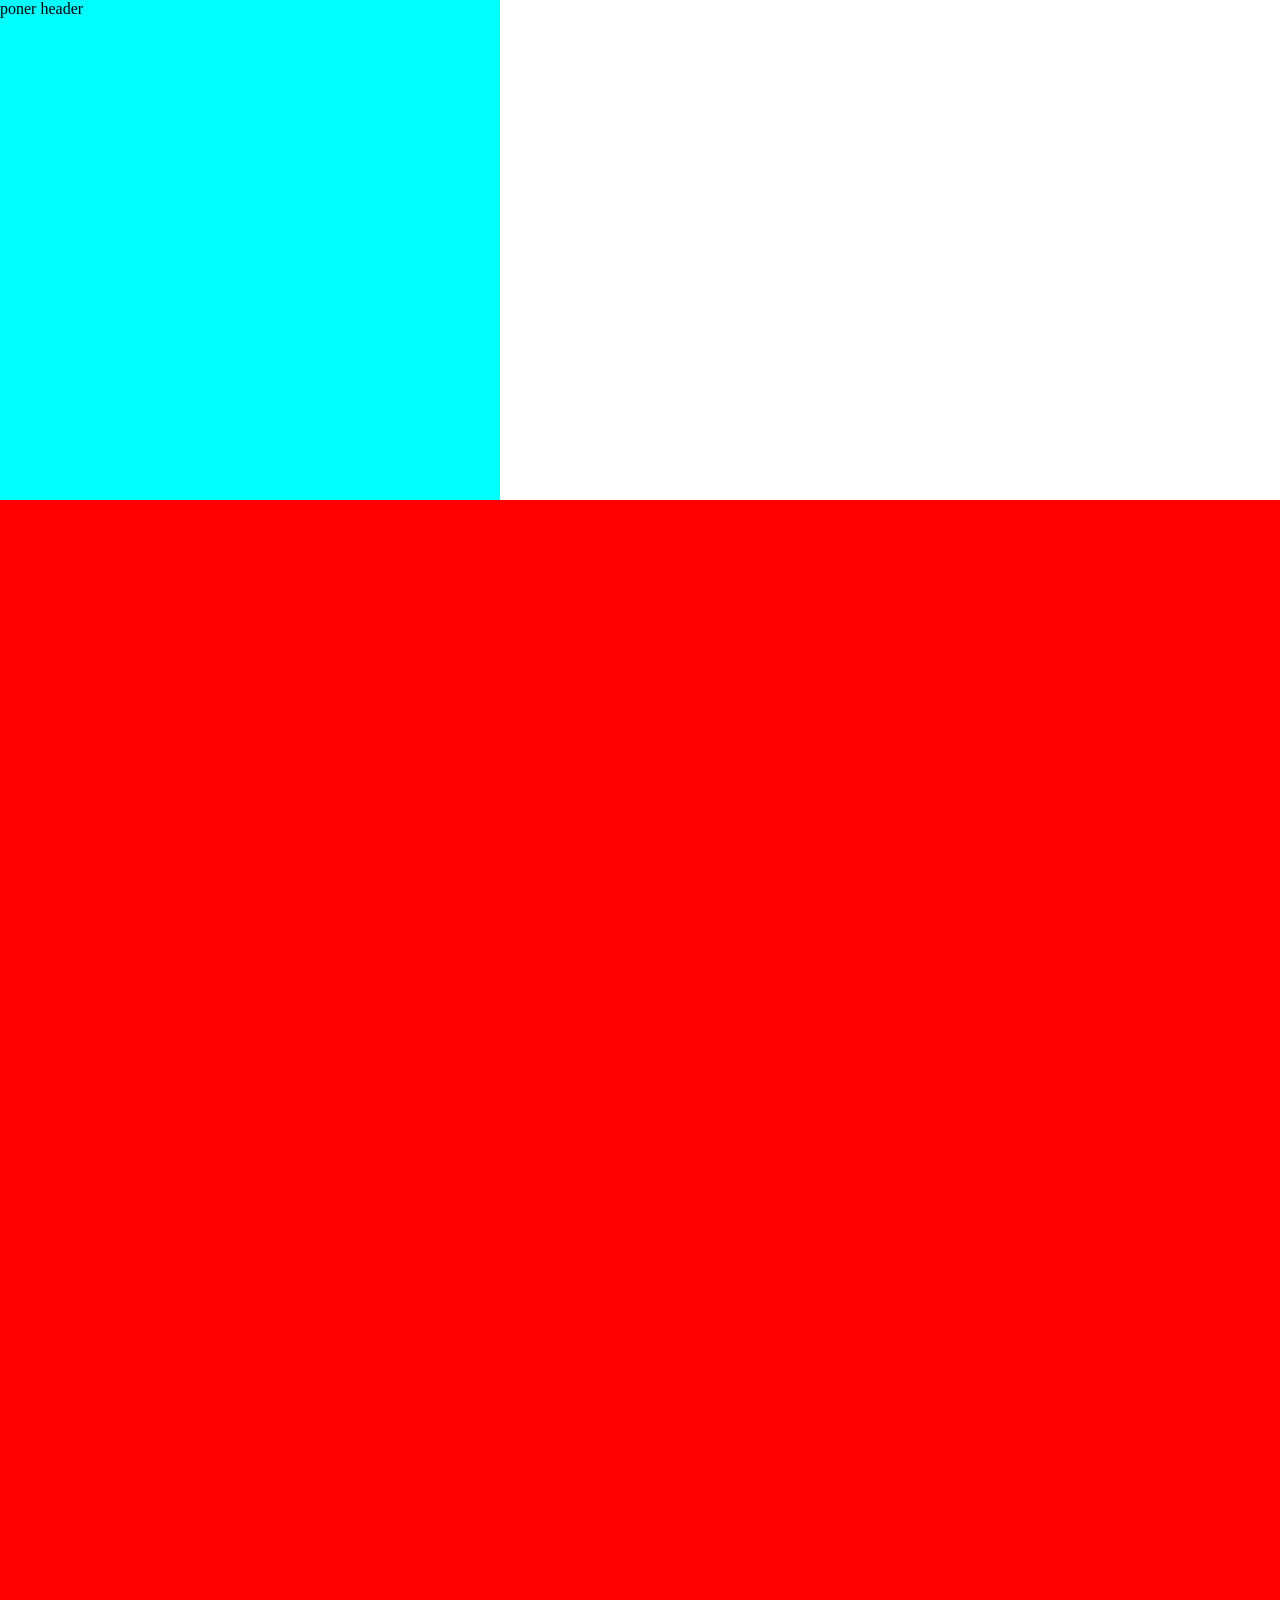
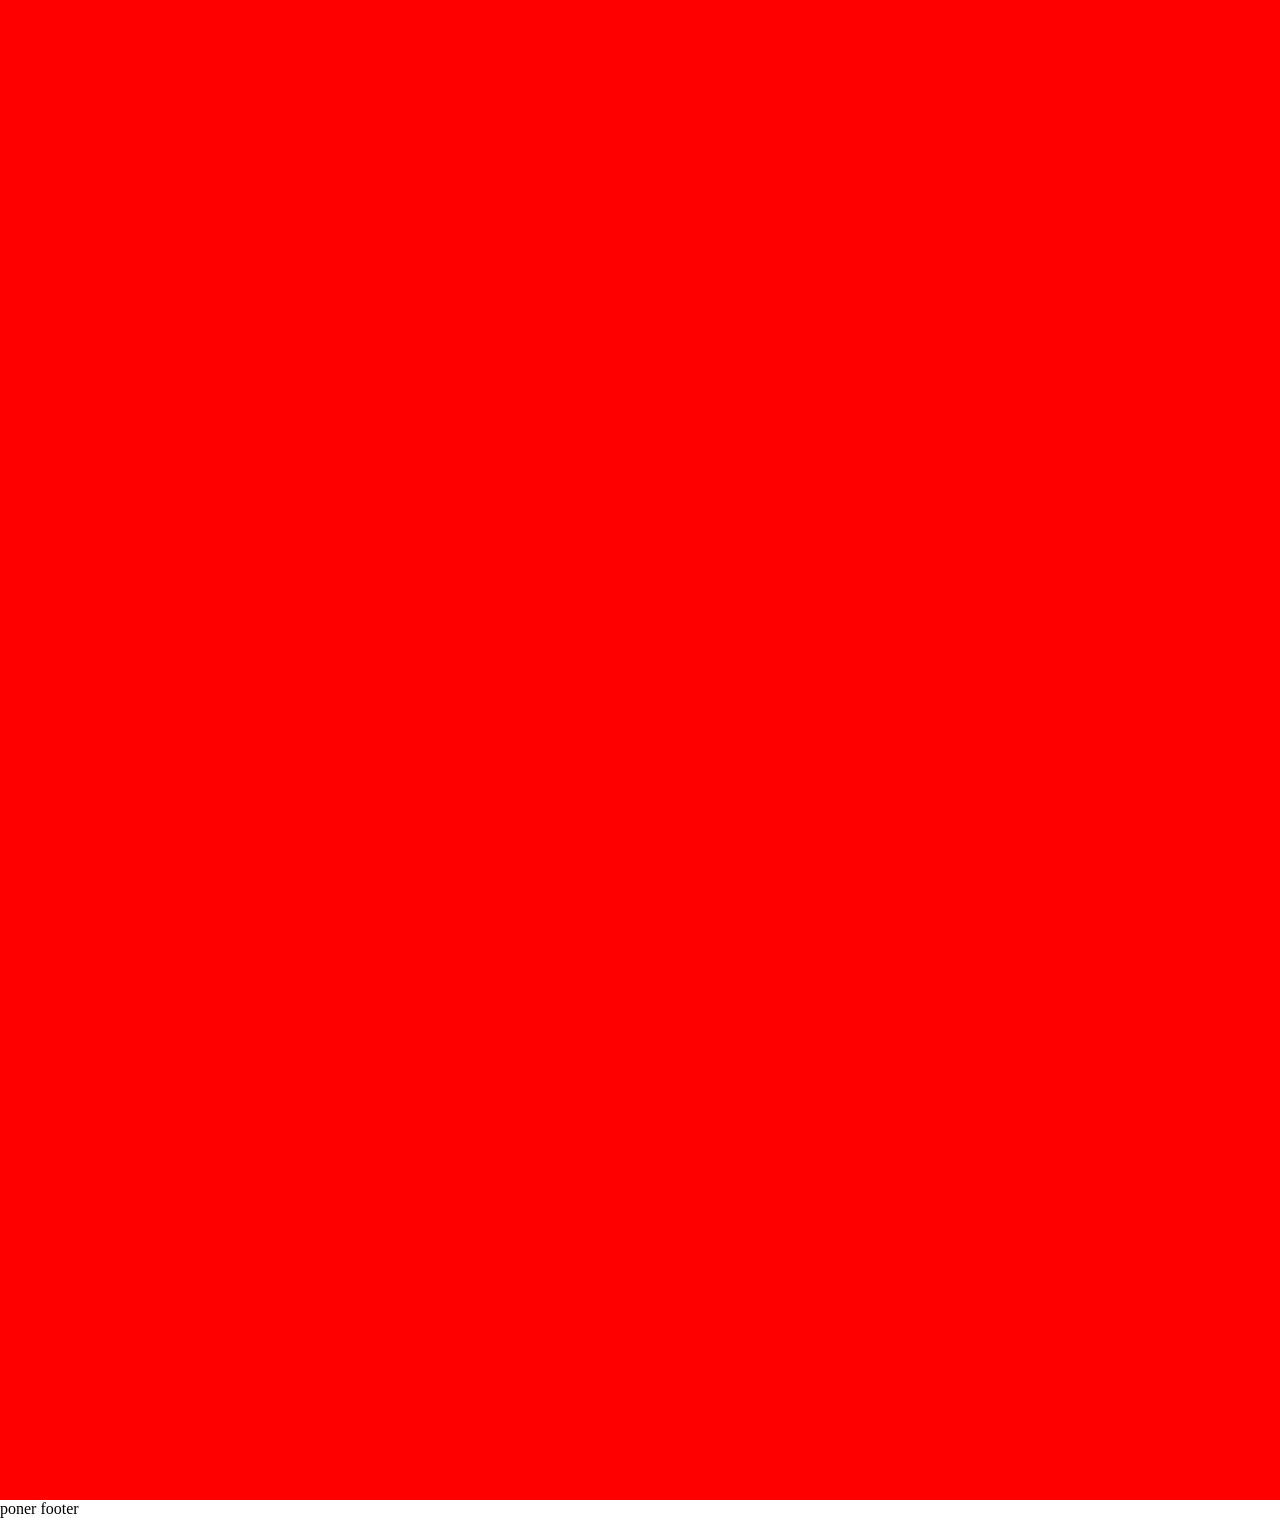
<file: button/index.html>
<!DOCTYPE html>
<html lang="es">

<head>
    <link rel="stylesheet" href="button_effect.css">
</head>

<body id="" class="">
	<header style="display: block;">
		poner header
	</header>
	<main>
		<section class="my-section"></section>
		<section class="my-section"></section>
		<section class="my-section"></section>
		<section class="my-section"></section>
		<section class="my-section"></section>
		<section class="my-section"></section>
		<section class="my-section"></section>
		<section class="my-section"></section>
		<section class="my-section"></section>
		<section class="my-section"></section>
	</main>
	<footer>
		poner footer
	</footer>

</body>
</html>
</file>
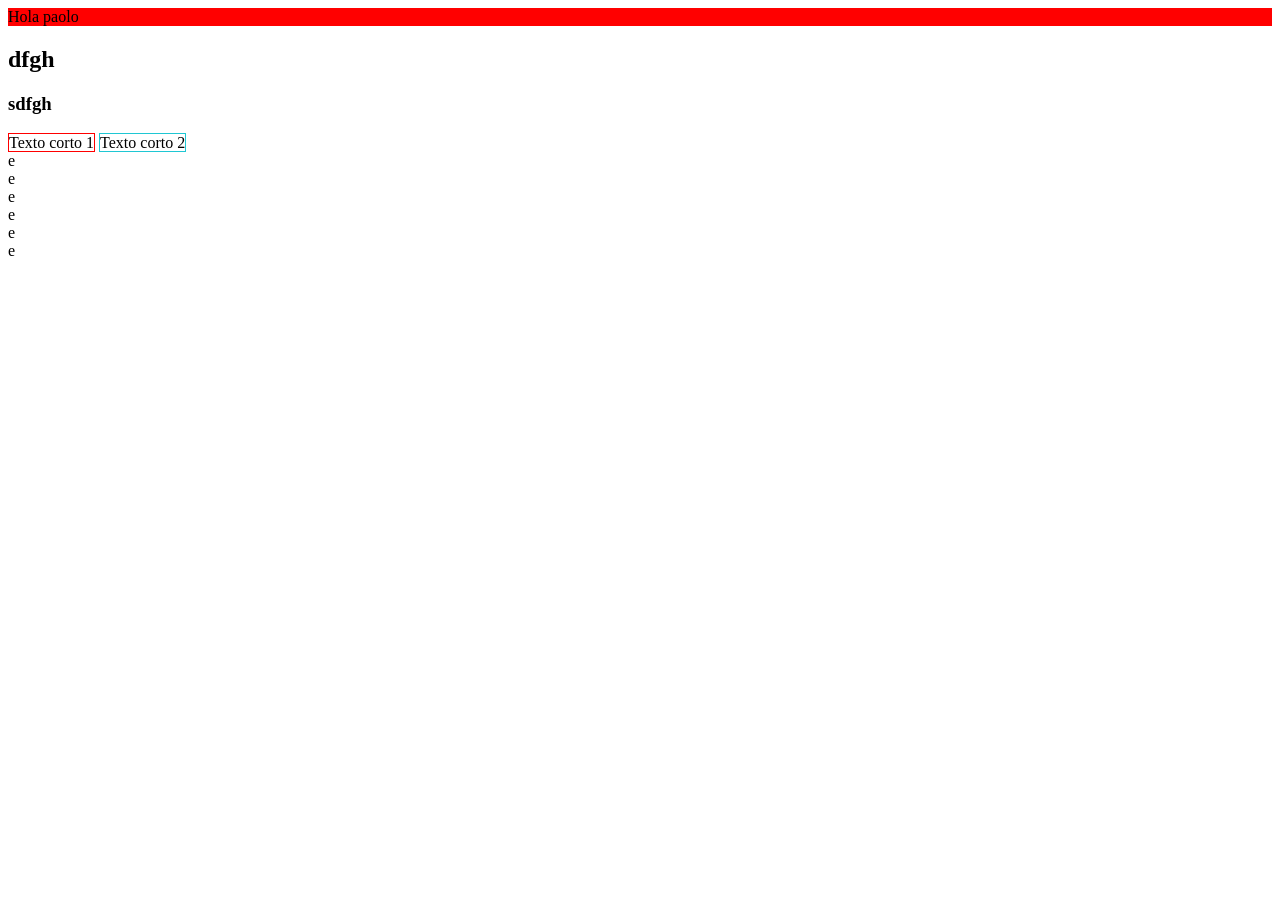
<file: test01/index.html>
<!DOCTYPE html>
<html lang="en">
<head>

	<meta charset="UTF-8">
	<meta name="viewport" content="width=device-width, initial-scale=1.0">
	<title>Ola paolo</title>
</head>
<body id="" class="">

	<header></header>
	<main>
		<section>
			<div class="ccm-11" style="background-color: red" >Hola paolo	</div>
			<div style="display: inline;">
				<div>
					<h1>dfgh</h1>
					<h3>sdfgh</h3>
					<p style="display: inline; border: red solid 0.25px;">Texto corto 1</p>
					<p style="display: inline; border: rgb(31, 199, 211) solid 0.25px;">Texto corto 2</p>
				</div>
			</div>
		</section>
		<section>
			<div>e</div>
			<div>e</div>
			<div>e</div>
			<div>e</div>
			<div>e</div>
			<div>e</div>
		</section>
	</main>
	<footer></footer>
</body>
</html>
</file>
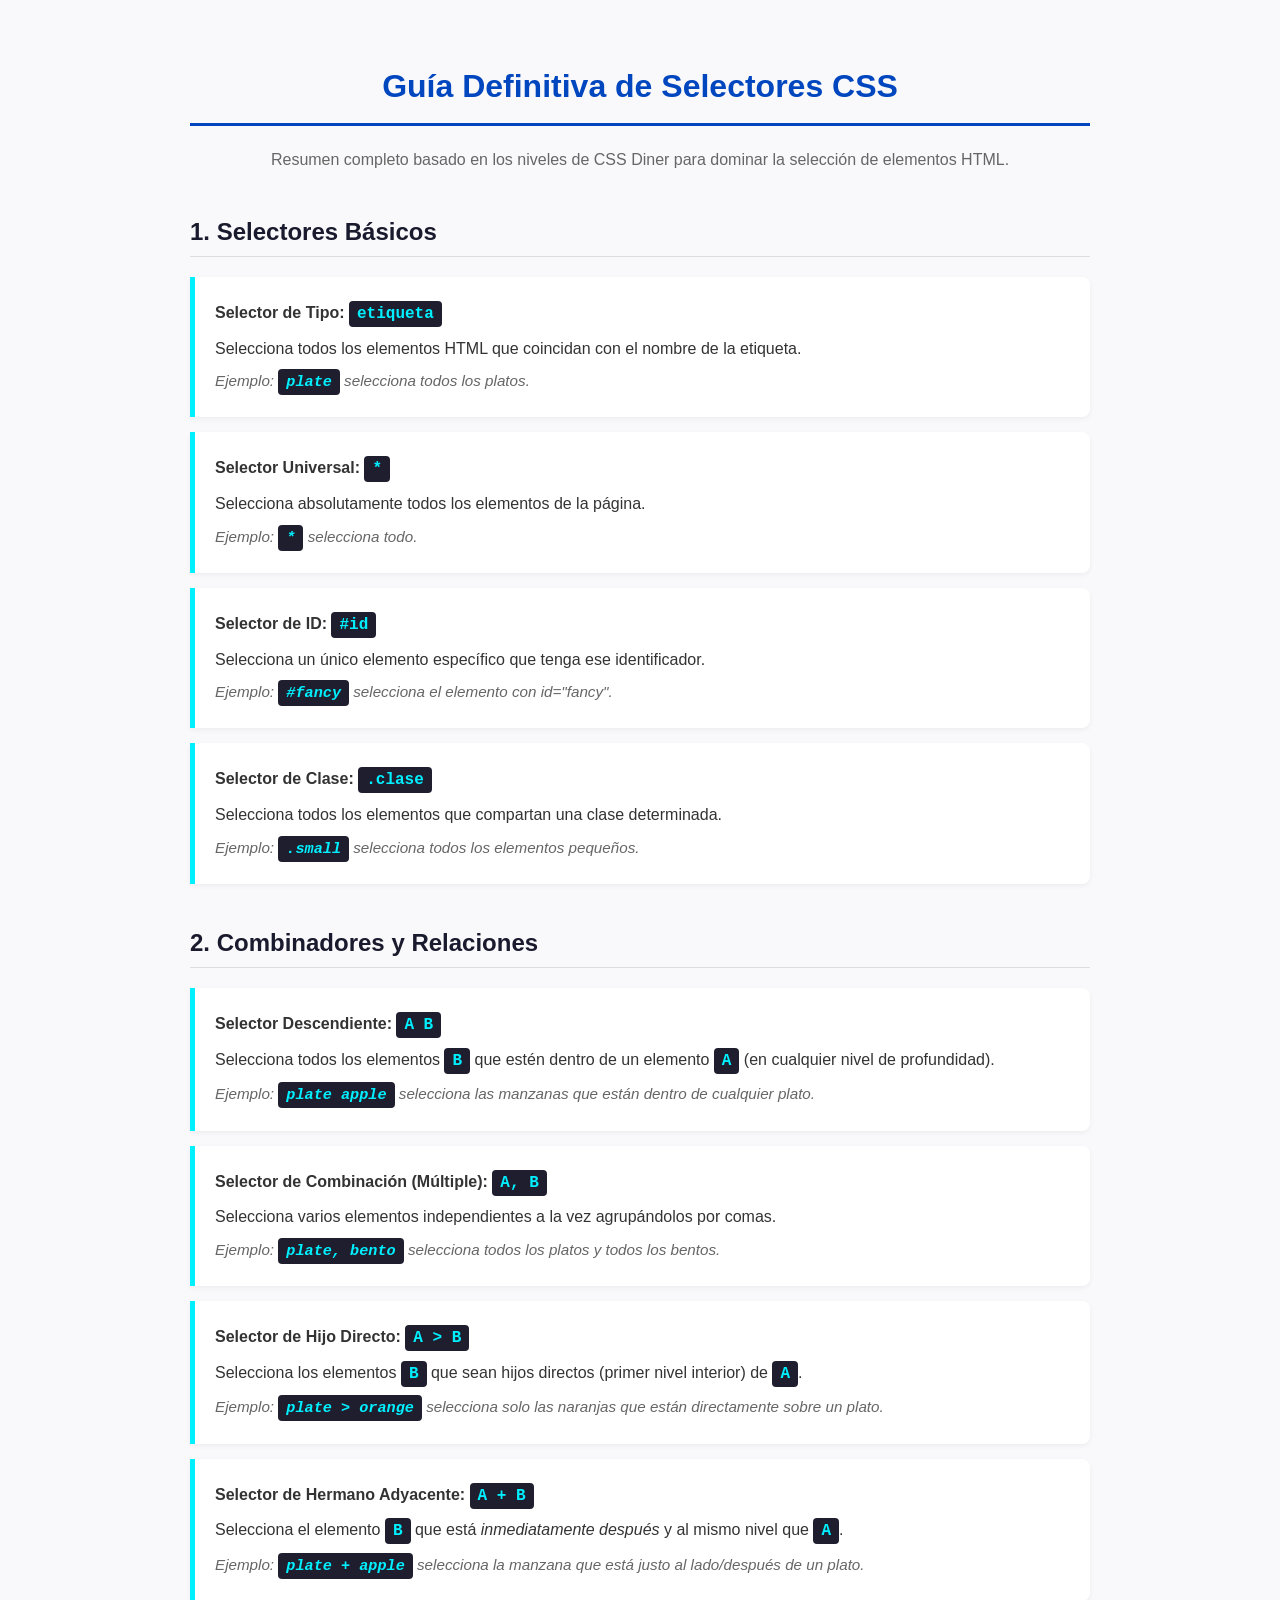
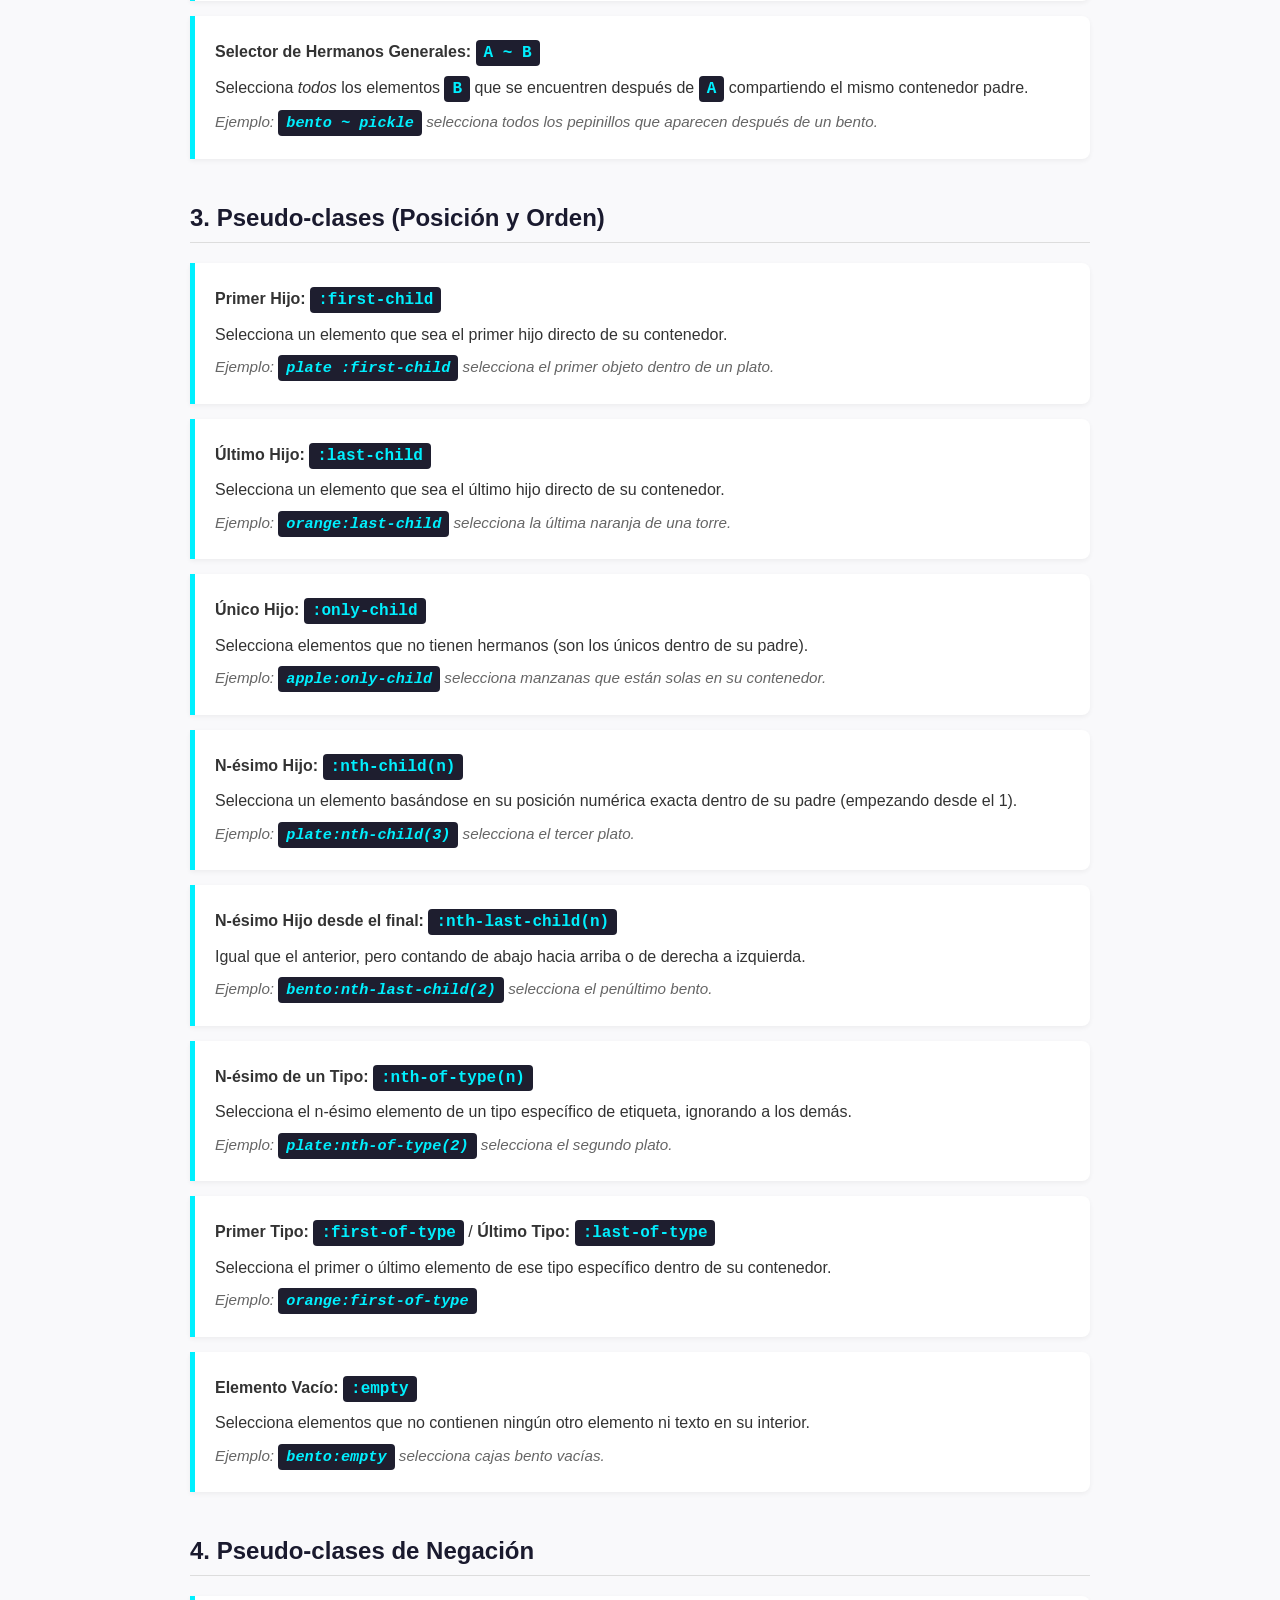
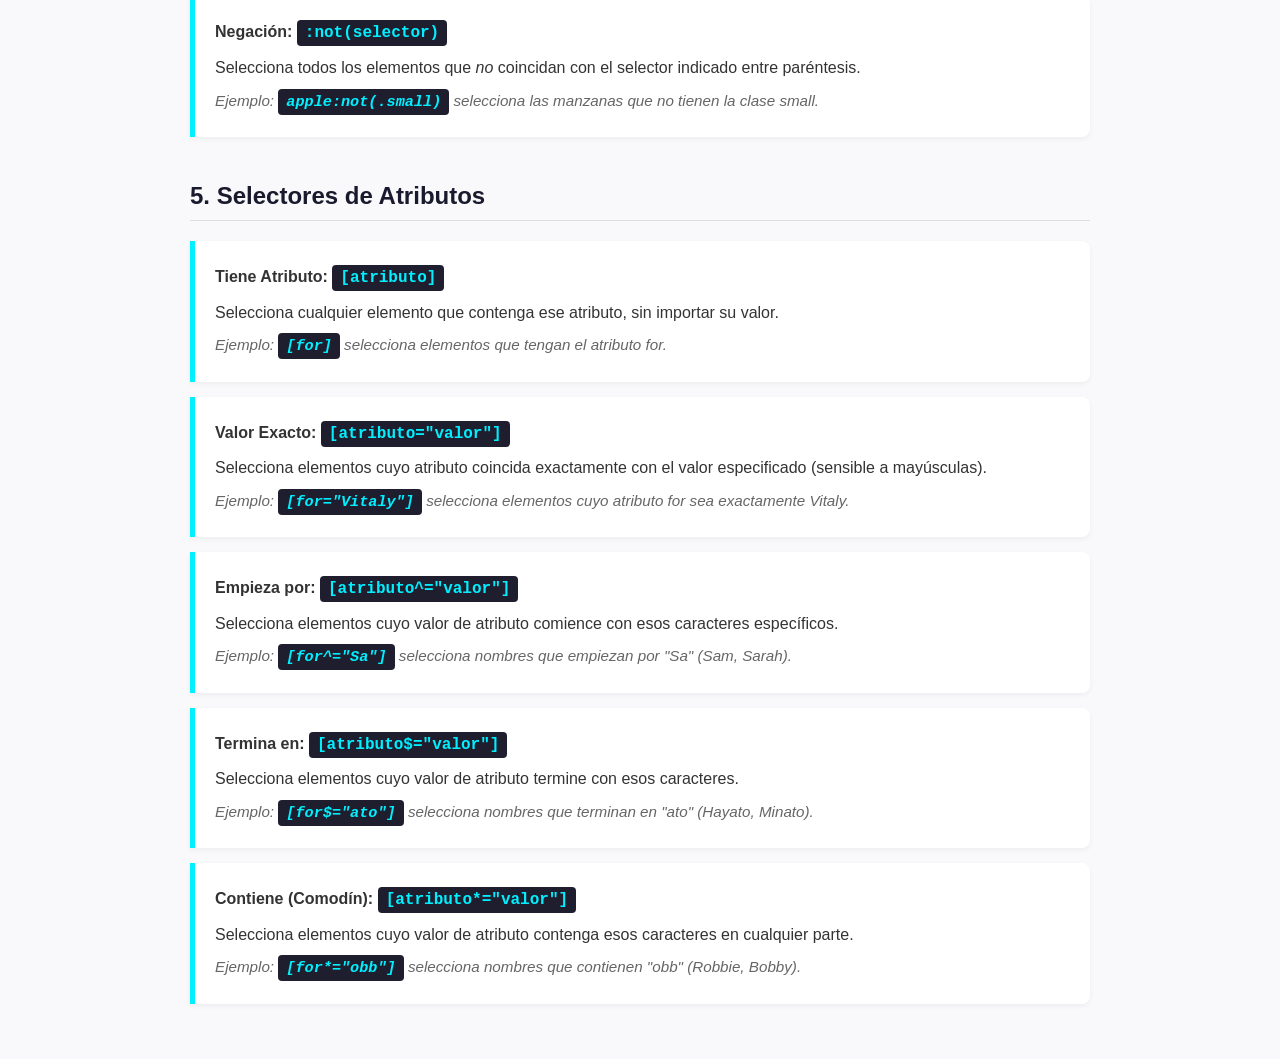
<file: css learn/css.html>
<!DOCTYPE html>
<html lang="es">
<head>
    <meta charset="UTF-8">
    <meta name="viewport" content="width=device-width, initial-scale=1.0">
    <title>Guía Definitiva de Selectores CSS (CSS Diner)</title>
    <style>
        body {
            font-family: 'Segoe UI', Tahoma, Geneva, Verdana, sans-serif;
            line-height: 1.6;
            color: #333;
            max-width: 900px;
            margin: 0 auto;
            padding: 40px 20px;
            background-color: #f9f9fb;
        }
        h1 {
            color: #0046be;
            border-bottom: 3px solid #0046be;
            padding-bottom: 10px;
            text-align: center;
        }
        h2 {
            color: #1a1a2e;
            border-bottom: 1px solid #ddd;
            padding-bottom: 5px;
            margin-top: 40px;
        }
        .selector-card {
            background: white;
            border-left: 5px solid #00f0ff;
            padding: 15px 20px;
            margin-bottom: 15px;
            box-shadow: 0 2px 5px rgba(0,0,0,0.05);
            border-radius: 0 8px 8px 0;
        }
        code {
            background-color: #1e1e2f;
            color: #00f0ff;
            padding: 4px 8px;
            border-radius: 4px;
            font-family: 'Courier New', Courier, monospace;
            font-weight: bold;
        }
        p {
            margin: 8px 0;
        }
        .example {
            color: #666;
            font-size: 0.95rem;
            font-style: italic;
        }
        @media print {
            body { background: white; padding: 0; }
            .selector-card { break-inside: avoid; border: 1px solid #ddd; border-left: 5px solid #0046be; }
        }
    </style>
</head>
<body>

    <h1>Guía Definitiva de Selectores CSS</h1>
    <p style="text-align: center; color: #666;">Resumen completo basado en los niveles de CSS Diner para dominar la selección de elementos HTML.</p>

    <h2>1. Selectores Básicos</h2>
    
    <div class="selector-card">
        <p><strong>Selector de Tipo:</strong> <code>etiqueta</code></p>
        <p>Selecciona todos los elementos HTML que coincidan con el nombre de la etiqueta.</p>
        <p class="example">Ejemplo: <code>plate</code> selecciona todos los platos.</p>
    </div>

    <div class="selector-card">
        <p><strong>Selector Universal:</strong> <code>*</code></p>
        <p>Selecciona absolutamente todos los elementos de la página.</p>
        <p class="example">Ejemplo: <code>*</code> selecciona todo.</p>
    </div>

    <div class="selector-card">
        <p><strong>Selector de ID:</strong> <code>#id</code></p>
        <p>Selecciona un único elemento específico que tenga ese identificador.</p>
        <p class="example">Ejemplo: <code>#fancy</code> selecciona el elemento con id="fancy".</p>
    </div>

    <div class="selector-card">
        <p><strong>Selector de Clase:</strong> <code>.clase</code></p>
        <p>Selecciona todos los elementos que compartan una clase determinada.</p>
        <p class="example">Ejemplo: <code>.small</code> selecciona todos los elementos pequeños.</p>
    </div>


    <h2>2. Combinadores y Relaciones</h2>

    <div class="selector-card">
        <p><strong>Selector Descendiente:</strong> <code>A B</code></p>
        <p>Selecciona todos los elementos <code>B</code> que estén dentro de un elemento <code>A</code> (en cualquier nivel de profundidad).</p>
        <p class="example">Ejemplo: <code>plate apple</code> selecciona las manzanas que están dentro de cualquier plato.</p>
    </div>

    <div class="selector-card">
        <p><strong>Selector de Combinación (Múltiple):</strong> <code>A, B</code></p>
        <p>Selecciona varios elementos independientes a la vez agrupándolos por comas.</p>
        <p class="example">Ejemplo: <code>plate, bento</code> selecciona todos los platos y todos los bentos.</p>
    </div>

    <div class="selector-card">
        <p><strong>Selector de Hijo Directo:</strong> <code>A > B</code></p>
        <p>Selecciona los elementos <code>B</code> que sean hijos directos (primer nivel interior) de <code>A</code>.</p>
        <p class="example">Ejemplo: <code>plate > orange</code> selecciona solo las naranjas que están directamente sobre un plato.</p>
    </div>

    <div class="selector-card">
        <p><strong>Selector de Hermano Adyacente:</strong> <code>A + B</code></p>
        <p>Selecciona el elemento <code>B</code> que está <em>inmediatamente después</em> y al mismo nivel que <code>A</code>.</p>
        <p class="example">Ejemplo: <code>plate + apple</code> selecciona la manzana que está justo al lado/después de un plato.</p>
    </div>

    <div class="selector-card">
        <p><strong>Selector de Hermanos Generales:</strong> <code>A ~ B</code></p>
        <p>Selecciona <em>todos</em> los elementos <code>B</code> que se encuentren después de <code>A</code> compartiendo el mismo contenedor padre.</p>
        <p class="example">Ejemplo: <code>bento ~ pickle</code> selecciona todos los pepinillos que aparecen después de un bento.</p>
    </div>


    <h2>3. Pseudo-clases (Posición y Orden)</h2>

    <div class="selector-card">
        <p><strong>Primer Hijo:</strong> <code>:first-child</code></p>
        <p>Selecciona un elemento que sea el primer hijo directo de su contenedor.</p>
        <p class="example">Ejemplo: <code>plate :first-child</code> selecciona el primer objeto dentro de un plato.</p>
    </div>

    <div class="selector-card">
        <p><strong>Último Hijo:</strong> <code>:last-child</code></p>
        <p>Selecciona un elemento que sea el último hijo directo de su contenedor.</p>
        <p class="example">Ejemplo: <code>orange:last-child</code> selecciona la última naranja de una torre.</p>
    </div>

    <div class="selector-card">
        <p><strong>Único Hijo:</strong> <code>:only-child</code></p>
        <p>Selecciona elementos que no tienen hermanos (son los únicos dentro de su padre).</p>
        <p class="example">Ejemplo: <code>apple:only-child</code> selecciona manzanas que están solas en su contenedor.</p>
    </div>

    <div class="selector-card">
        <p><strong>N-ésimo Hijo:</strong> <code>:nth-child(n)</code></p>
        <p>Selecciona un elemento basándose en su posición numérica exacta dentro de su padre (empezando desde el 1).</p>
        <p class="example">Ejemplo: <code>plate:nth-child(3)</code> selecciona el tercer plato.</p>
    </div>

    <div class="selector-card">
        <p><strong>N-ésimo Hijo desde el final:</strong> <code>:nth-last-child(n)</code></p>
        <p>Igual que el anterior, pero contando de abajo hacia arriba o de derecha a izquierda.</p>
        <p class="example">Ejemplo: <code>bento:nth-last-child(2)</code> selecciona el penúltimo bento.</p>
    </div>

    <div class="selector-card">
        <p><strong>N-ésimo de un Tipo:</strong> <code>:nth-of-type(n)</code></p>
        <p>Selecciona el n-ésimo elemento de un tipo específico de etiqueta, ignorando a los demás.</p>
        <p class="example">Ejemplo: <code>plate:nth-of-type(2)</code> selecciona el segundo plato.</p>
    </div>

    <div class="selector-card">
        <p><strong>Primer Tipo:</strong> <code>:first-of-type</code> / <strong>Último Tipo:</strong> <code>:last-of-type</code></p>
        <p>Selecciona el primer o último elemento de ese tipo específico dentro de su contenedor.</p>
        <p class="example">Ejemplo: <code>orange:first-of-type</code></p>
    </div>

    <div class="selector-card">
        <p><strong>Elemento Vacío:</strong> <code>:empty</code></p>
        <p>Selecciona elementos que no contienen ningún otro elemento ni texto en su interior.</p>
        <p class="example">Ejemplo: <code>bento:empty</code> selecciona cajas bento vacías.</p>
    </div>


    <h2>4. Pseudo-clases de Negación</h2>

    <div class="selector-card">
        <p><strong>Negación:</strong> <code>:not(selector)</code></p>
        <p>Selecciona todos los elementos que <em>no</em> coincidan con el selector indicado entre paréntesis.</p>
        <p class="example">Ejemplo: <code>apple:not(.small)</code> selecciona las manzanas que no tienen la clase small.</p>
    </div>


    <h2>5. Selectores de Atributos</h2>

    <div class="selector-card">
        <p><strong>Tiene Atributo:</strong> <code>[atributo]</code></p>
        <p>Selecciona cualquier elemento que contenga ese atributo, sin importar su valor.</p>
        <p class="example">Ejemplo: <code>[for]</code> selecciona elementos que tengan el atributo for.</p>
    </div>

    <div class="selector-card">
        <p><strong>Valor Exacto:</strong> <code>[atributo="valor"]</code></p>
        <p>Selecciona elementos cuyo atributo coincida exactamente con el valor especificado (sensible a mayúsculas).</p>
        <p class="example">Ejemplo: <code>[for="Vitaly"]</code> selecciona elementos cuyo atributo for sea exactamente Vitaly.</p>
    </div>

    <div class="selector-card">
        <p><strong>Empieza por:</strong> <code>[atributo^="valor"]</code></p>
        <p>Selecciona elementos cuyo valor de atributo comience con esos caracteres específicos.</p>
        <p class="example">Ejemplo: <code>[for^="Sa"]</code> selecciona nombres que empiezan por "Sa" (Sam, Sarah).</p>
    </div>

    <div class="selector-card">
        <p><strong>Termina en:</strong> <code>[atributo$="valor"]</code></p>
        <p>Selecciona elementos cuyo valor de atributo termine con esos caracteres.</p>
        <p class="example">Ejemplo: <code>[for$="ato"]</code> selecciona nombres que terminan en "ato" (Hayato, Minato).</p>
    </div>

    <div class="selector-card">
        <p><strong>Contiene (Comodín):</strong> <code>[atributo*="valor"]</code></p>
        <p>Selecciona elementos cuyo valor de atributo contenga esos caracteres en cualquier parte.</p>
        <p class="example">Ejemplo: <code>[for*="obb"]</code> selecciona nombres que contienen "obb" (Robbie, Bobby).</p>
    </div>

</body>
</html>
</file>
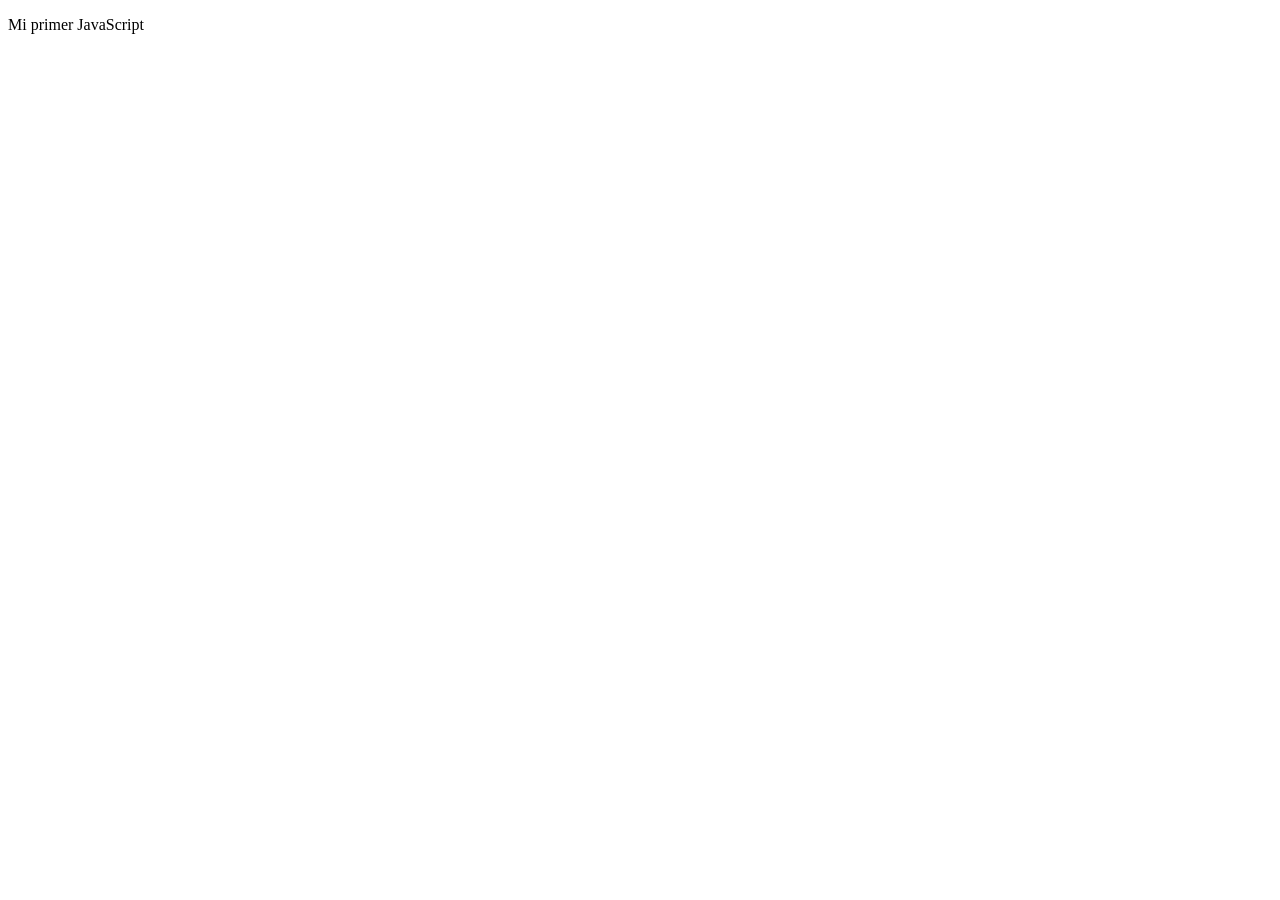
<file: W3js/JavaScript Output/01.JavaScript Where To.html>
<!DOCTYPE html>

<html>
<body>
	

	<p id="test"></p>
	<script>
		document.getElementById("test").innerHTML  = "Mi primer JavaScript";
	//document.getElementById("demo").innerHTML = "My First JavaScript";
	</script>

</body>
</html>

<!-- https://www.w3schools.com/js/js_whereto.asp -->
</file>
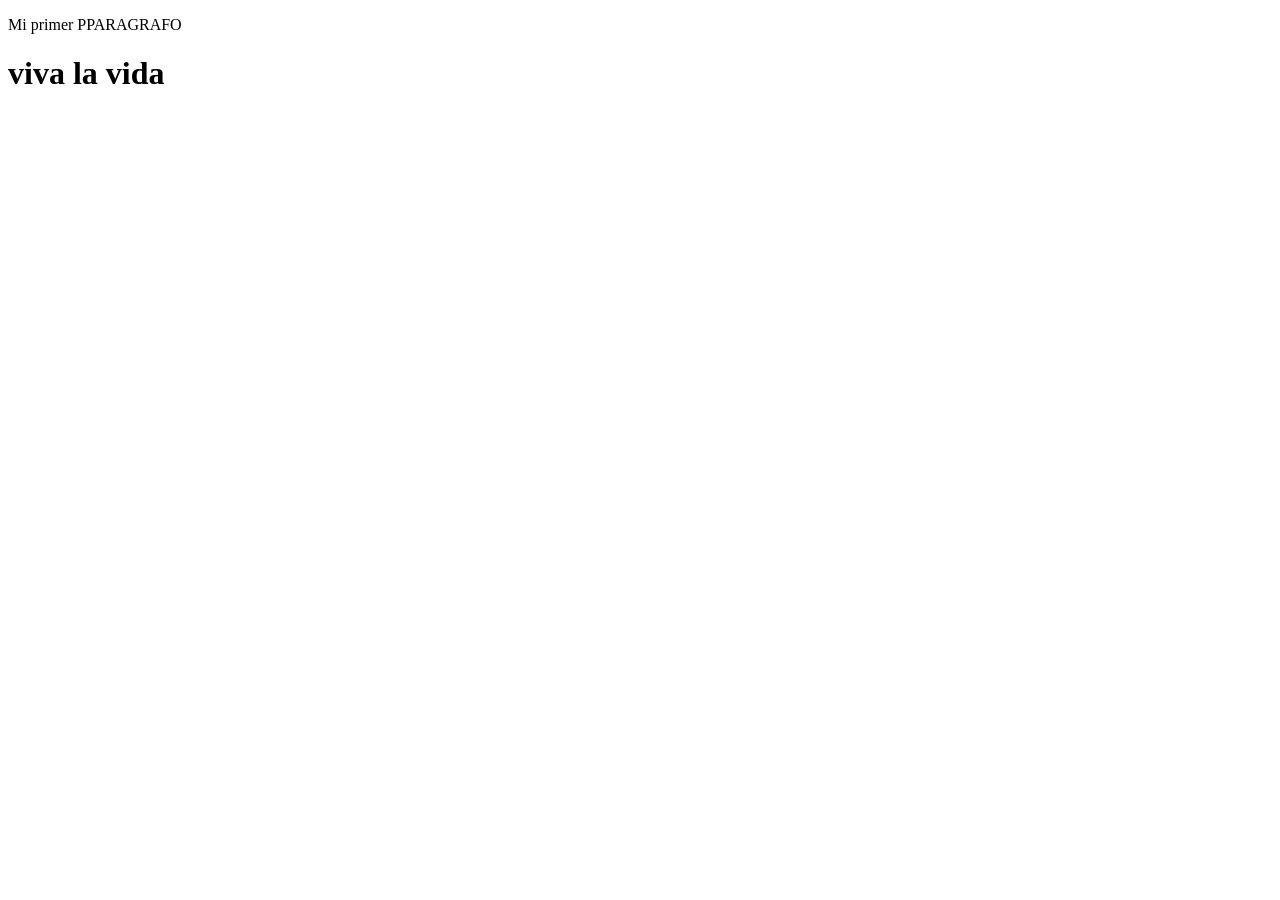
<file: W3js/JavaScript Output/02a.JavaScript Output.html>
<!DOCTYPE html>

<!-- Using innerHTML -->

<html>

	
	<head>

	</head>


	<body>
		<title>02.JavaScript Output</title>
		<p>Mi primer PPARAGRAFO</p>
		
		<p id="this_file">test</p>
		
		<script>

			document.getElementById("this_file").innerHTML = "<h1>viva la vida</h1>"

		</script>



	</body>
	
	</html>
</file>
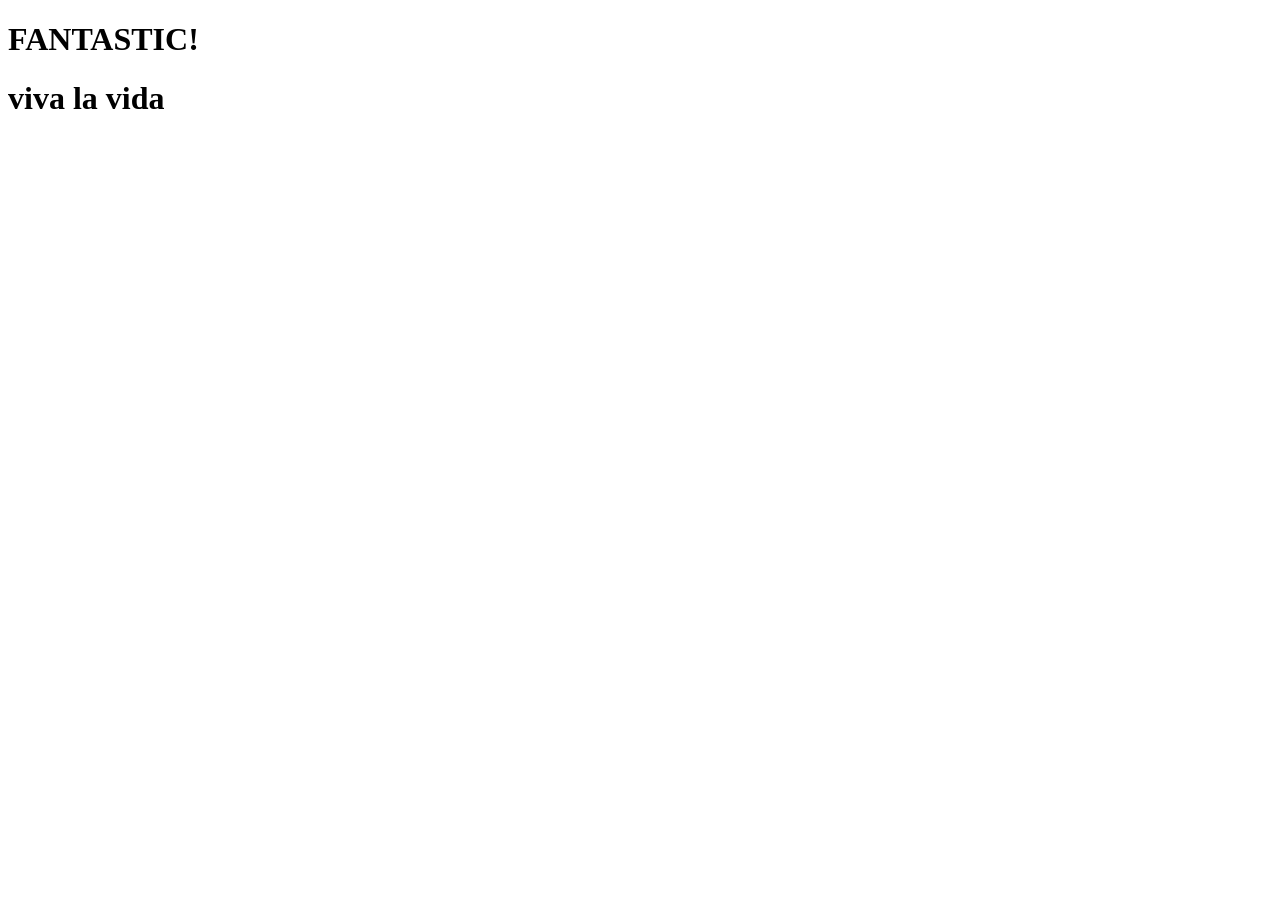
<file: W3js/JavaScript Output/02b.JavaScript Output.html>
<!DOCTYPE html>

<!-- Using innerText -->

<html>
<head>

</head>

<body>
	<h1>FANTASTIC!</h1>


	<p id="file">OLE' COMO VAMOS</p>
	<script>document.getElementById("file").innerHTML = "<h1>viva la vida</h1>"</script>
</body>

</html>
</file>
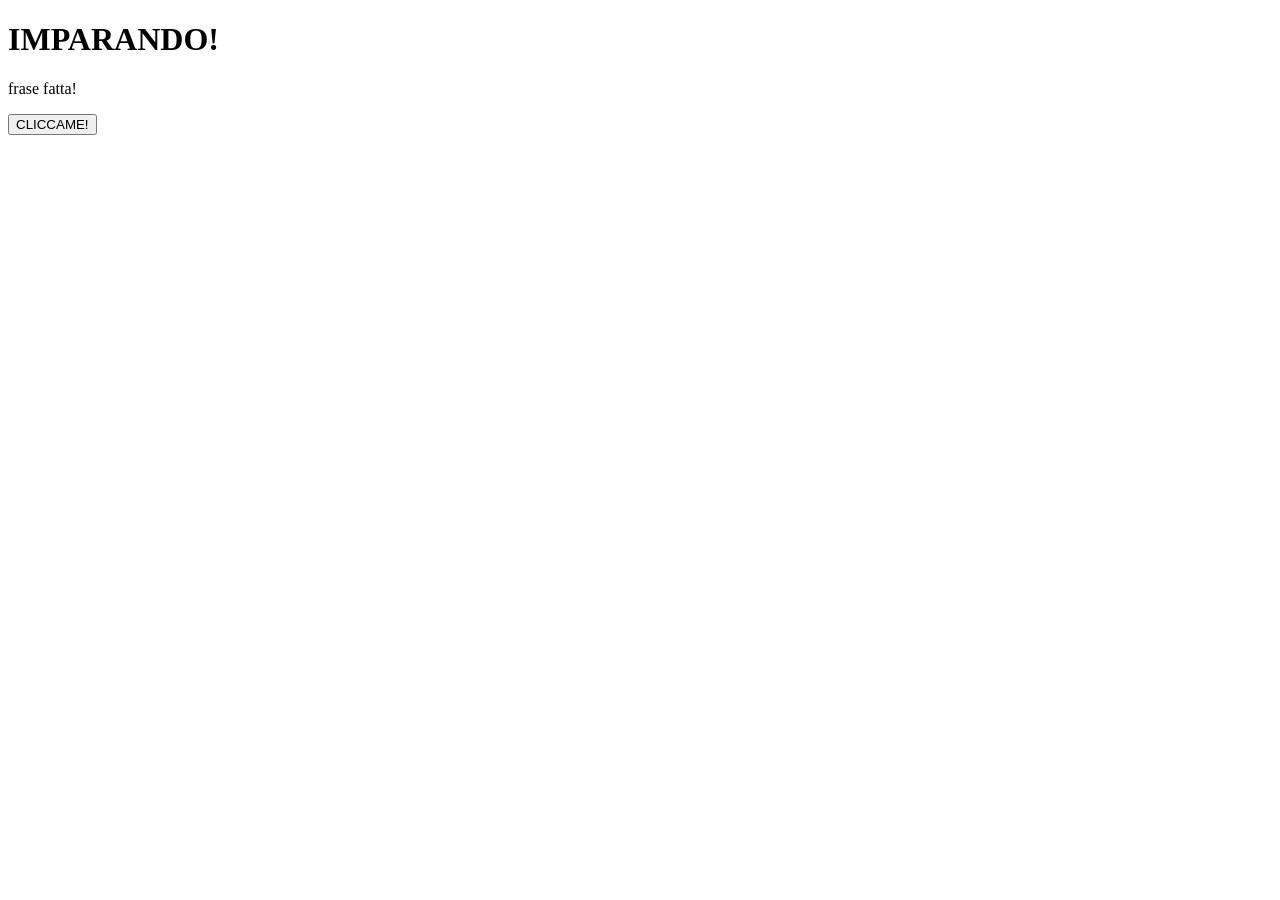
<file: W3js/JavaScript Output/02c.JavaScript Output.html>
<!DOCTYPE html>
<!-- Using document.write() -->

<!-- <html>
	<head>

	</head>

	<body>

		<h1>IMPARANDO!</h1>
		<p>frase fatta!</p>

		<script>

			document.write(7 + 3);

		</script>
	</body>
</html> -->


<!-- Using document.write() after an HTML document is loaded, will delete all existing HTML: -->

<html>
	<head>

	</head>

	<body>

		<h1>IMPARANDO!</h1>
		<p>frase fatta!</p>

		<button type="button" onclick="document.write(7 + 3)">CLICCAME!</button>
		<!-- <button a href="http://www.paolosapio.com">CLICK</button> -->
		<!-- <href="http://www.paolosapio.com">click</a> -->
		<!-- <input type="button" onclick="location.href='http://www.paolosapio.com';" value="Paolito" /> -->

	</body>
</html>
</file>
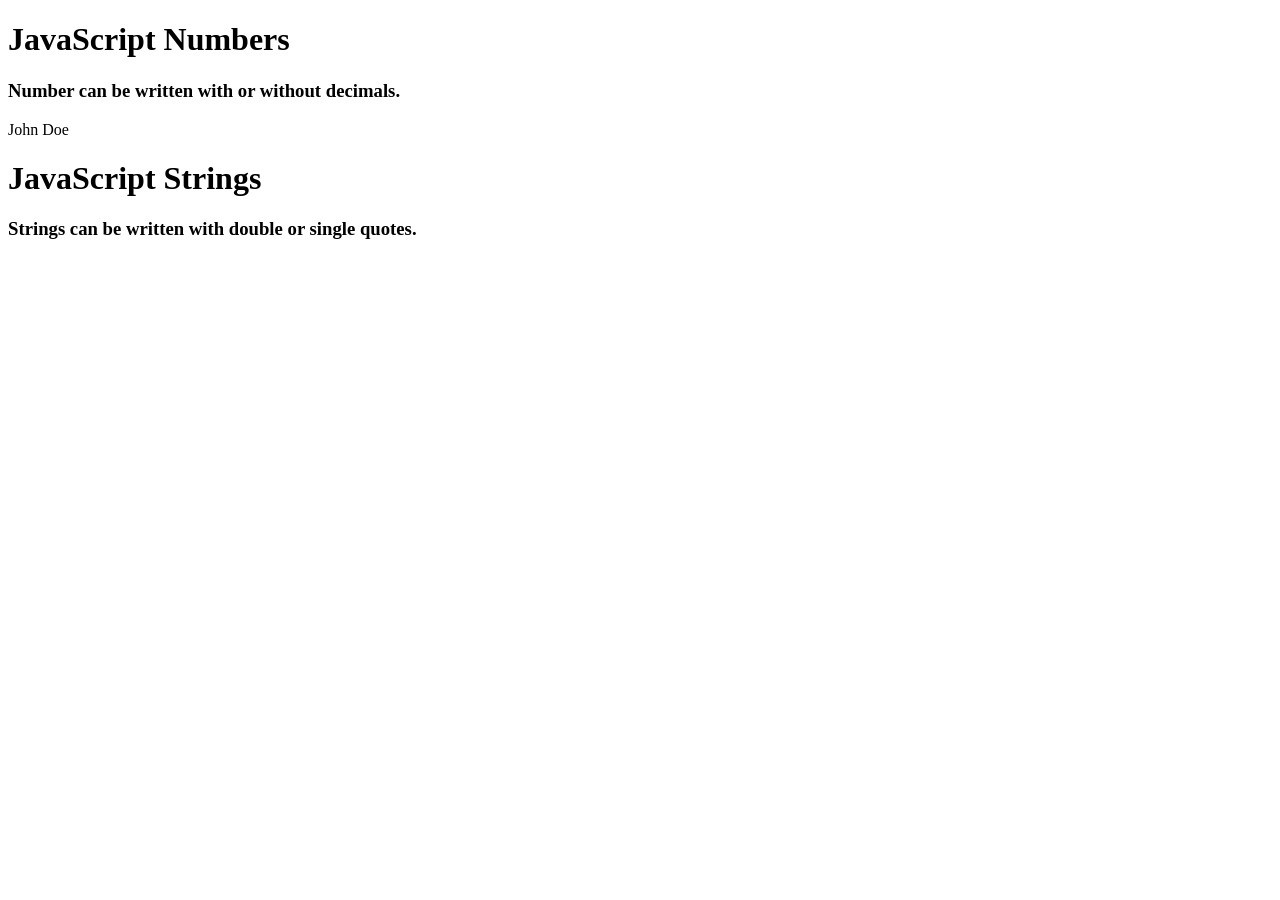
<file: W3js/JavaScript Syntax/JavaScript Numbers.html>
<!DOCTYPE html>
<html>
<body>
<h1>JavaScript Numbers</h1>
<h3>Number can be written with or without decimals.</h3>

<p id="demo"></p>

<script>
document.getElementById("demo").innerHTML = 10.50;
</script>

</body>
</html>

<!--                                                       -->

<!DOCTYPE html>
<html>
<body>
<h1>JavaScript Strings</h1>
<h3>Strings can be written with double or single quotes.</h3>

<p id="demo"></p>

<script>
document.getElementById("demo").innerHTML = 'John Doe';
</script>

</body>
</html>
</file>
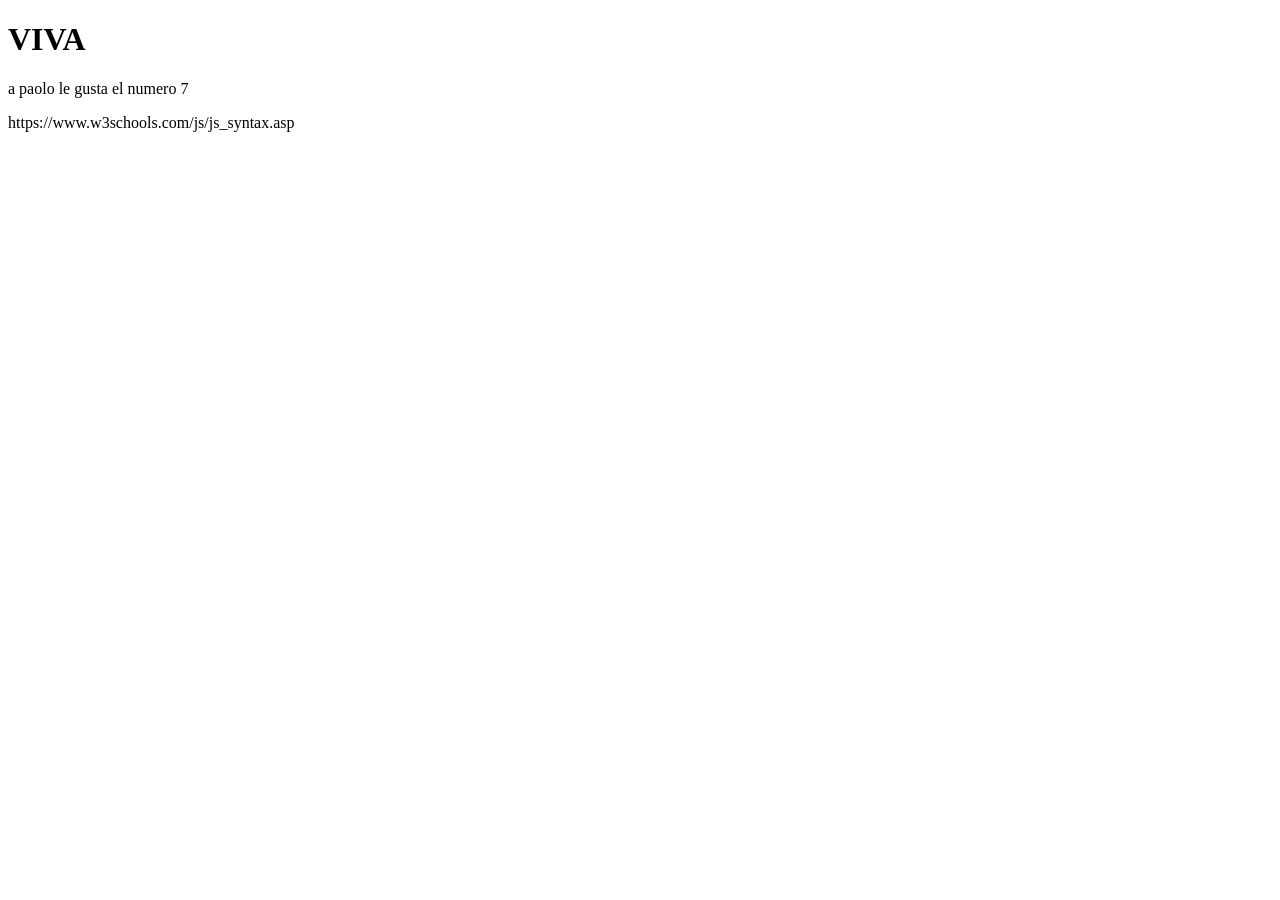
<file: W3js/JavaScript Syntax/JavaScript_variables.html>
<!DOCTYPE html>
<html>
<h1>VIVA</h1>
<p id="target"> aqui el texto </p>

<script>

	let x = 7;
	const nome = "paolo";
	document.getElementById("target").innerHTML = "a " + nome + " le gusta el numero " + x;
</script>

</html>







<!-- <!DOCTYPE html>
<html>
<body>
<h1>JavaScript Syntax</h1>
<h3>The let and const keywords create variables</h3>

<p id="demo"></p>

<script>
let x = 5;
const fname = "John";

document.getElementById("demo").innerHTML = fname + " is " + x + " years old.";
</script>

</body>
</html> -->


https://www.w3schools.com/js/js_syntax.asp
</file>
<file: button/button_effect.css>
@import url(https://fonts.googleapis.com/css?family=Source+Sans+Pro:300);

body,html
{
	margin: 0;
	width: 100vw;
	height: 100vh;
	font-family: "Source Sans Pro" sans-serif;
}

header {
	min-height: 500px;
	min-width: 500px;
	max-width: 100px;
	background-color: aqua;
}

.my-section {
	display: block;
	height: 100vh;
	width: 100vw;
	background-color: red;
}
</file>
